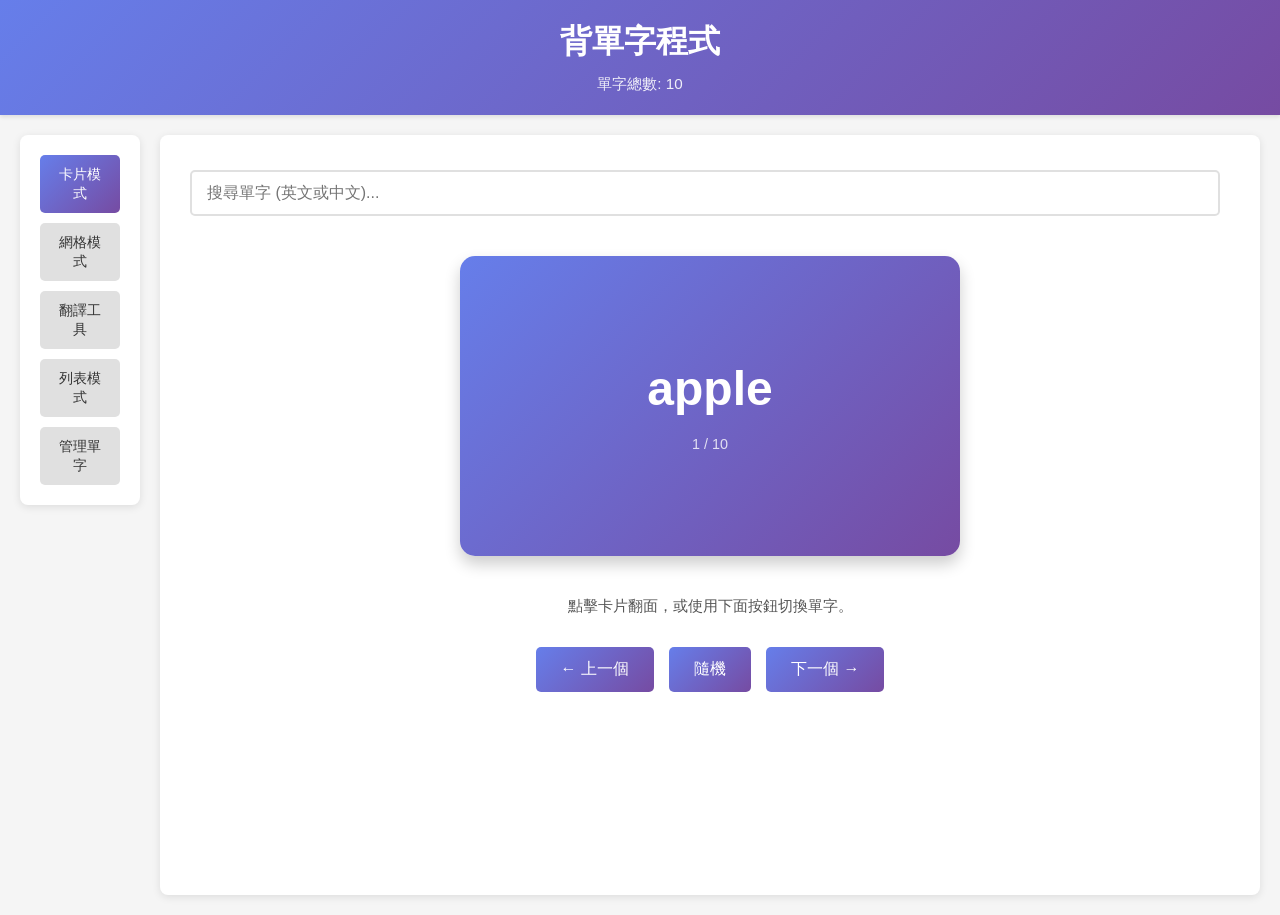
<file: index.html>
<!DOCTYPE html>
<html lang="zh-TW">
<head>
    <meta charset="UTF-8">
    <meta name="viewport" content="width=device-width, initial-scale=1.0">
    <title>背單字程式</title>
    <style><?!= include('styles') ?></style>
    <script>
        if (!window.google || !google.script || !google.script.run) {
            const link = document.createElement('link');
            link.rel = 'stylesheet';
            link.href = 'styles.css';
            document.head.appendChild(link);
            const script = document.createElement('script');
            script.src = 'script.js';
            script.defer = true;
            document.head.appendChild(script);
        }
    </script>
</head>
<body>
    <div class="header">
        <h1>背單字程式</h1>
        <div class="stats">
            <span id="wordCount">單字總數: 0</span> 
        </div>
    </div>

    <div class="main-container">
        <!-- 左側導覽欄 -->
        <nav class="sidebar">
            <div class="nav-buttons">
                <button id="cardViewBtn" class="nav-btn active">卡片模式</button>
                <button id="gridViewBtn" class="nav-btn">網格模式</button>
                <button id="translateViewBtn" class="nav-btn">翻譯工具</button>
                <button id="listViewBtn" class="nav-btn">列表模式</button>
                <button id="adminViewBtn" class="nav-btn">管理單字</button>
            </div>
        </nav>

        <!-- 主要內容區域 -->
        <div class="content">
            <!-- 搜尋欄 -->
            <div class="search-bar">
                <input type="text" id="searchInput" placeholder="搜尋單字 (英文或中文)..." class="search-input">
                <span id="searchResult" class="search-result"></span>
            </div>

            <!-- 卡片模式 -->
            <section id="cardView" class="view active">
                <div class="card-container">
                    <div class="card" id="card" role="button" tabindex="0" aria-label="點擊翻面">
                        <div class="card-front">
                            <h2 id="word">apple</h2>
                            <p class="word-number" id="wordNumber">1 / 10</p>
                        </div>
                        <div class="card-back">
                            <h3 id="chinese">蘋果</h3>
                            <p id="partOfSpeech">名詞 (n.)</p>
                            <p id="example">I eat an apple every day.</p>
                        </div>
                    </div>
                </div>
                <p class="card-tip">點擊卡片翻面，或使用下面按鈕切換單字。</p>
                <div class="controls">
                    <button id="prevBtn" class="btn-primary">← 上一個</button>
                    <button id="randomBtn" class="btn-primary">隨機</button>
                    <button id="nextBtn" class="btn-primary">下一個 →</button>
                </div>
            </section>

            <!-- 網格模式 -->
            <section id="gridView" class="view">
                <div class="grid-container">
                    <div class="grid-header">
                        <h2>10個單字網格</h2>
                        <p>點擊卡片查看詳細資訊</p>
                    </div>
                    <div class="words-grid" id="wordsGrid">
                        <!-- 動態生成10個單字卡片 -->
                    </div>
                </div>
            </section>

            <!-- 翻譯工具 -->
            <section id="translateView" class="view">
                <div class="translate-container">
                    <h2>翻譯工具</h2>
                    <div class="translate-form">
                        <div class="translate-input-group">
                            <label for="translateInput">輸入要翻譯的文字:</label>
                            <textarea id="translateInput" placeholder="請輸入英文或中文文字..." rows="4"></textarea>
                        </div>
                        <div class="translate-controls">
                            <div class="direction-controls">
                                <label>
                                    <input type="radio" name="direction" value="en-zh" checked> 英文 → 中文
                                </label>
                                <label>
                                    <input type="radio" name="direction" value="zh-en"> 中文 → 英文
                                </label>
                            </div>
                            <button id="translateBtn" class="btn-translate">翻譯</button>
                        </div>
                    </div>
                    <div class="translate-result" id="translateResult" style="display: none;">
                        <h3>翻譯結果:</h3>
                        <div class="result-text" id="resultText"></div>
                        <div class="result-actions">
                            <button id="copyResultBtn" class="btn-action">複製結果</button>
                            <button id="clearResultBtn" class="btn-action">清除</button>
                        </div>
                    </div>
                    <div class="loading" id="loadingIndicator" style="display: none;">
                        <p>正在翻譯中...</p>
                    </div>
                </div>
            </section>

            <!-- 列表模式 -->
            <section id="listView" class="view">
                <div class="list-controls">
                    <label for="itemsPerPage">每頁顯示:</label>
                    <select id="itemsPerPage">
                        <option value="10">10</option>
                        <option value="20">20</option>
                        <option value="50">50</option>
                    </select>
                </div>
                <div class="words-table-container">
                    <table class="words-table">
                        <thead>
                            <tr>
                                <th>#</th>
                                <th>英文</th>
                                <th>中文</th>
                                <th>詞性</th>
                                <th>例句</th>
                            </tr>
                        </thead>
                        <tbody id="wordsTableBody">
                        </tbody>
                    </table>
                </div>
                <div class="pagination">
                    <button id="prevPageBtn" class="btn-pagination">← 上一頁</button>
                    <div class="page-info">
                        <span id="currentPage">第 1 頁</span> / <span id="totalPages">共 1 頁</span>
                        <input type="number" id="pageInput" min="1" class="page-input" placeholder="頁碼">
                        <button id="goToPageBtn" class="btn-pagination">前往</button>
                    </div>
                    <button id="nextPageBtn" class="btn-pagination">下一頁 →</button>
                </div>
            </section>

            <!-- 管理介面 -->
            <section id="adminView" class="view">
                <div class="admin-container">
                    <h2>新增單字</h2>
                    <form id="addWordForm">
                        <div class="form-group">
                            <label for="english">英文單字:</label>
                            <input type="text" id="english" required>
                        </div>
                        <div class="form-group">
                            <label for="chinese">中文解釋:</label>
                            <input type="text" id="chineseInput" required>
                        </div>
                        <div class="form-group">
                            <label for="pos">詞性:</label>
                            <input type="text" id="pos" placeholder="例: 名詞 (n.)" required>
                        </div>
                        <div class="form-group">
                            <label for="exampleInput">例句:</label>
                            <input type="text" id="exampleInput" required>
                        </div>
                        <button type="submit" class="btn-submit">新增單字</button>
                    </form>
                    
                    <h2>批量操作</h2>
                    <div class="bulk-actions">
                        <button id="exportBtn" class="btn-action">匯出為 JSON</button>
                        <button id="importBtn" class="btn-action">從 JSON 匯入</button>
                        <input type="file" id="importFile" accept=".json" style="display: none;">
                        <button id="clearBtn" class="btn-action btn-danger">清空所有單字</button>
                        <button id="saveSheetBtn" class="btn-action btn-save">儲存到 Google 試算表</button>
                    </div>
                    <div id="sheetStatus" class="sheet-status"></div>
                </div>
            </section>
        </div>
    </div>

    <script><?!= include('script') ?></script>
</body>
</html>
</file>
